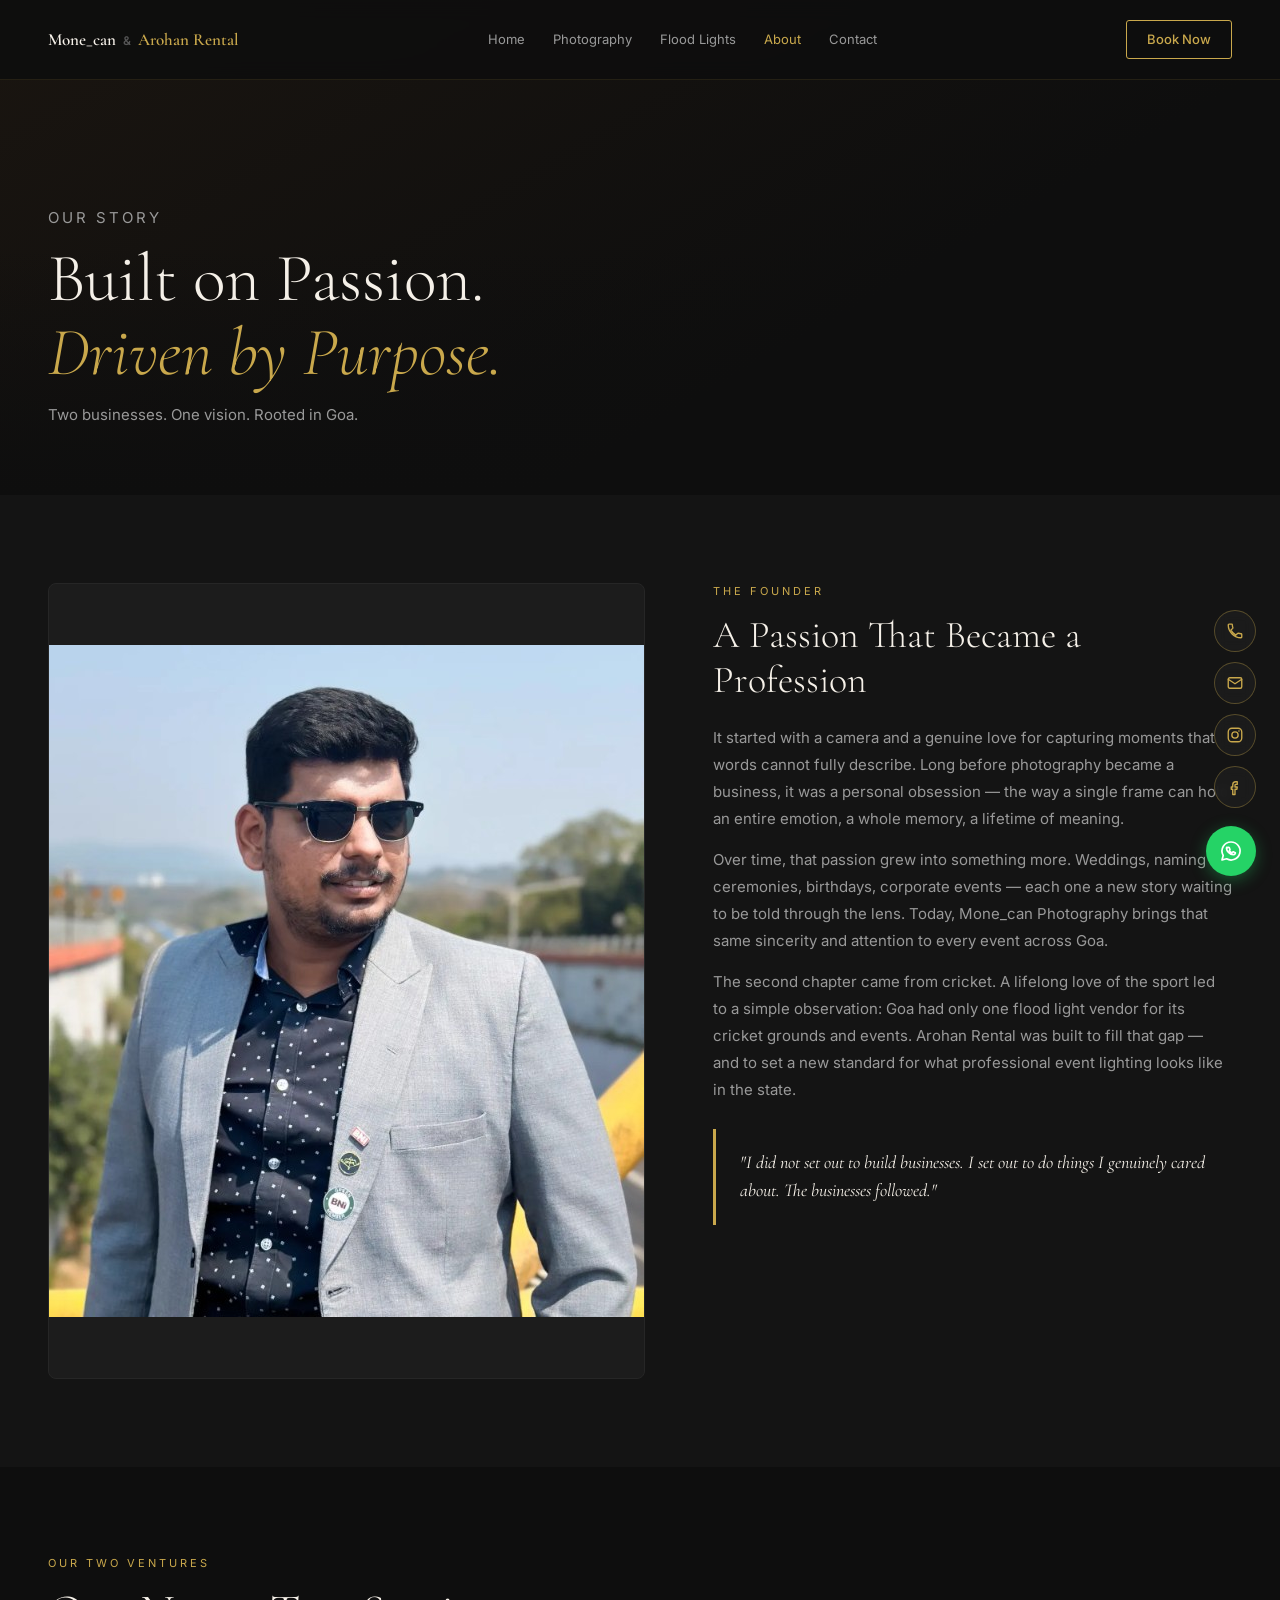
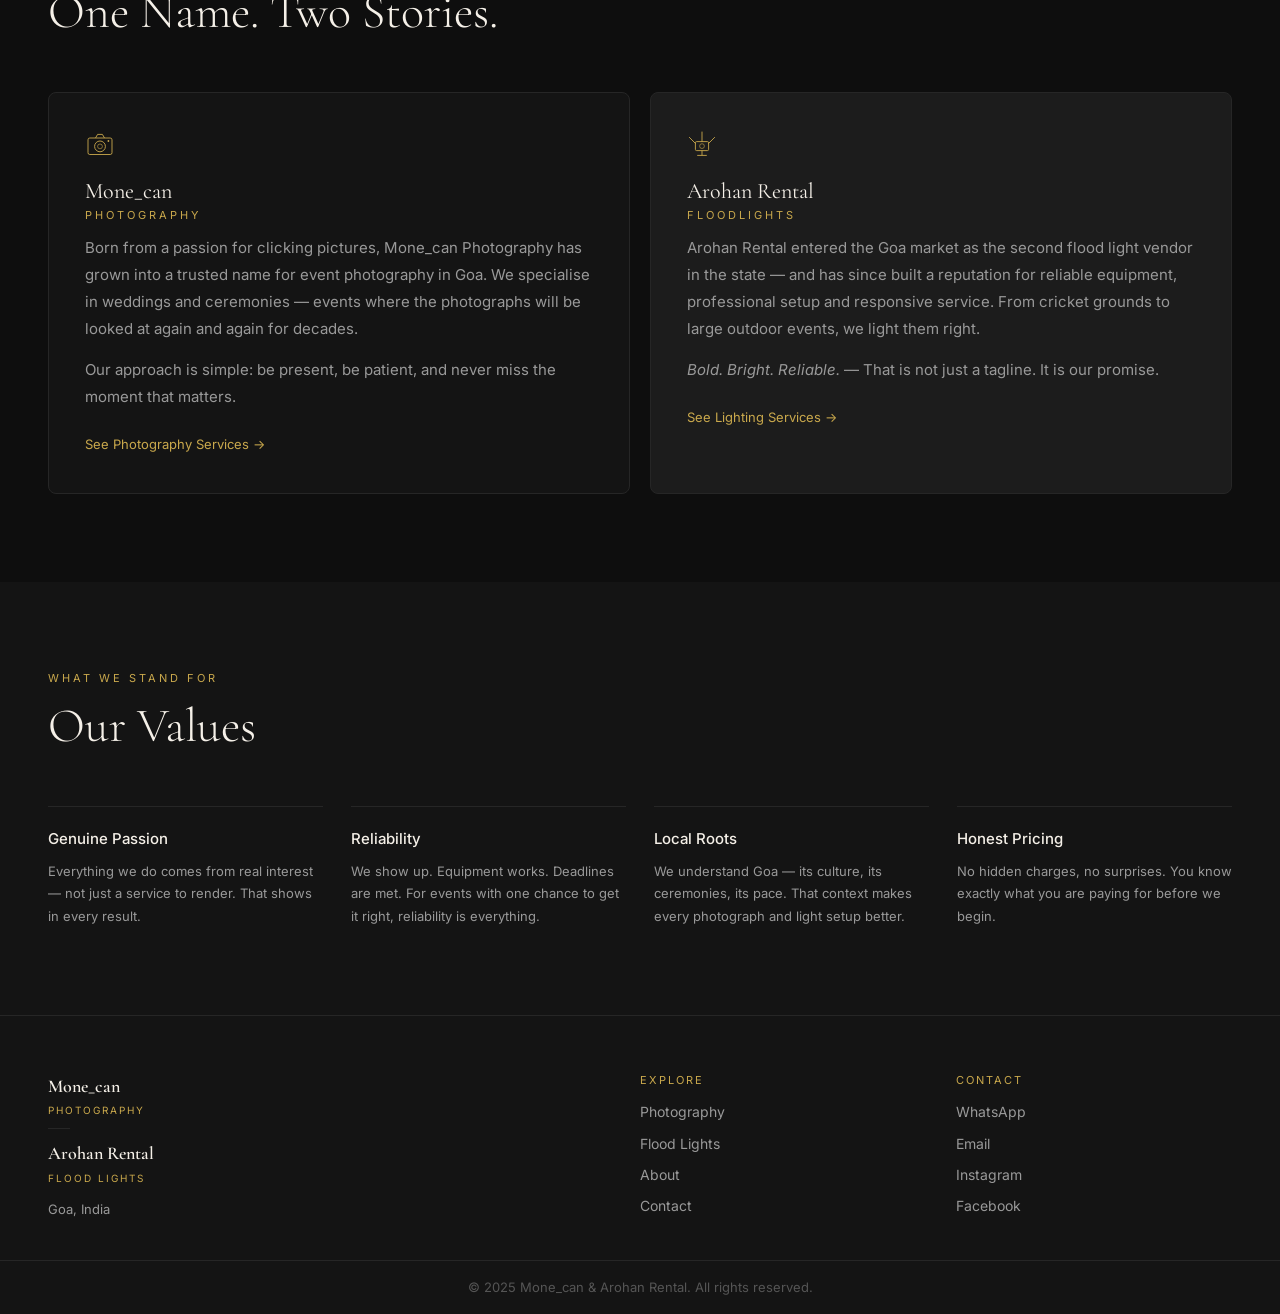
<file: about.html>
<!DOCTYPE html>
<html lang="en">
<head>
  <meta charset="UTF-8">
  <meta name="viewport" content="width=device-width, initial-scale=1.0">
  <title>About | Mone_can & Arohan Rental</title>
  <link rel="stylesheet" href="style.css">
  <link href="https://fonts.googleapis.com/css2?family=Cormorant+Garamond:ital,wght@0,300;0,400;0,600;1,300;1,400&family=Inter:wght@300;400;500;600&display=swap" rel="stylesheet">
</head>
<body>
  <svg style="display:none" aria-hidden="true">
    <symbol id="icon-phone" viewBox="0 0 24 24" fill="none" stroke="currentColor" stroke-width="1.8" stroke-linecap="round" stroke-linejoin="round"><path d="M6.6 10.8c1.4 2.8 3.8 5.1 6.6 6.6l2.2-2.2c.3-.3.7-.4 1-.2 1.1.4 2.3.6 3.6.6.6 0 1 .4 1 1V20c0 .6-.4 1-1 1C10.9 21 3 13.1 3 3.9c0-.6.4-1 1-1h3.5c.6 0 1 .4 1 1 0 1.2.2 2.4.6 3.5.1.4 0 .8-.2 1.1L6.6 10.8z"/></symbol>
    <symbol id="icon-mail" viewBox="0 0 24 24" fill="none" stroke="currentColor" stroke-width="1.8" stroke-linecap="round" stroke-linejoin="round"><rect x="3" y="5" width="18" height="14" rx="2"/><path d="M3 7l9 6 9-6"/></symbol>
    <symbol id="icon-instagram" viewBox="0 0 24 24" fill="none" stroke="currentColor" stroke-width="1.8" stroke-linecap="round" stroke-linejoin="round"><rect x="3" y="3" width="18" height="18" rx="5"/><circle cx="12" cy="12" r="4.2"/><circle cx="17.3" cy="6.6" r="1.1" fill="currentColor" stroke="none"/></symbol>
    <symbol id="icon-facebook" viewBox="0 0 24 24" fill="none" stroke="currentColor" stroke-width="1.8" stroke-linecap="round" stroke-linejoin="round"><path d="M15 8.5h-2c-.6 0-1 .5-1 1V12h3l-.4 3H12v7h-3v-7H7v-3h2V9c0-2.2 1.4-4 4-4h2v3.5z"/></symbol>
    <symbol id="icon-whatsapp" viewBox="0 0 24 24" fill="none" stroke="currentColor" stroke-width="1.7" stroke-linecap="round" stroke-linejoin="round"><path d="M12 3a9 9 0 0 0-7.8 13.5L3 21l4.6-1.2A9 9 0 1 0 12 3z"/><path d="M8.5 8.8c.2-.5.4-.5.7-.5h.5c.2 0 .4 0 .6.4.2.5.6 1.5.6 1.6.1.1.1.3 0 .4-.1.2-.2.3-.3.4-.1.2-.3.3-.1.6.2.4 1 1.5 2.1 2.1.3.2.5.1.6-.1.2-.2.5-.6.7-.8.2-.2.3-.2.5-.1.2.1 1.3.6 1.5.7.2.1.4.2.4.3.1.4 0 .8-.2 1.1-.2.3-1 .8-1.8.8-1.7 0-3.6-1.1-4.8-2.3-1.2-1.2-2-2.6-2-3.9 0-.5.1-.9.3-1.2z"/></symbol>
    <symbol id="icon-camera" viewBox="0 0 100 100"><rect x="10" y="30" width="80" height="55" rx="6" fill="none" stroke="currentColor" stroke-width="3"/><path d="M35 30 L42 18 H58 L65 30" fill="none" stroke="currentColor" stroke-width="3" stroke-linejoin="round"/><circle cx="50" cy="58" r="18" fill="none" stroke="currentColor" stroke-width="3"/><circle cx="50" cy="58" r="8" fill="none" stroke="currentColor" stroke-width="2"/><circle cx="78" cy="40" r="3" fill="currentColor"/></symbol>
    <symbol id="icon-floodlight" viewBox="0 0 100 100"><rect x="28" y="42" width="44" height="30" rx="4" fill="none" stroke="currentColor" stroke-width="3"/><line x1="50" y1="72" x2="50" y2="88" stroke="currentColor" stroke-width="3"/><line x1="34" y1="88" x2="66" y2="88" stroke="currentColor" stroke-width="3"/><path d="M28 48 L8 28 M50 42 L50 10 M72 48 L92 28" stroke="currentColor" stroke-width="3" stroke-linecap="round"/><circle cx="50" cy="57" r="8" fill="none" stroke="currentColor" stroke-width="2"/></symbol>
  </svg>

  <nav id="navbar">
    <a href="index.html" class="nav-logo"><span class="nl-1">Mone_can</span><span class="nl-sep">&amp;</span><span class="nl-2">Arohan Rental</span></a>
    <div class="nav-links">
      <a href="index.html">Home</a><a href="photography.html">Photography</a>
      <a href="floodlights.html">Flood Lights</a><a href="about.html" class="active">About</a><a href="contact.html">Contact</a>
    </div>
    <a href="contact.html" class="nav-cta">Book Now</a>
    <button class="hamburger" onclick="toggleMenu()"><span></span><span></span><span></span></button>
  </nav>
  <div class="mobile-menu" id="mobileMenu">
    <a href="index.html" onclick="toggleMenu()">Home</a><a href="photography.html" onclick="toggleMenu()">Photography</a>
    <a href="floodlights.html" onclick="toggleMenu()">Flood Lights</a><a href="about.html" onclick="toggleMenu()">About</a><a href="contact.html" onclick="toggleMenu()">Contact</a>
  </div>

  <section class="page-hero about-hero">
    <div class="hero-content">
      <p class="eyebrow">Our Story</p>
      <h1>Built on Passion.<br><em>Driven by Purpose.</em></h1>
      <p>Two businesses. One vision. Rooted in Goa.</p>
    </div>
  </section>

  <section class="sec bg-dark">
    <div class="story-grid">
      <div class="story-img-box">
        <div class="story-ph"><img src="images/self.jpg" alt="Founder"></div>
      </div>
      <div class="story-text">
        <p class="label">The Founder</p>
        <h2 class="story-h">A Passion That Became a Profession</h2>
        <p class="body-p">It started with a camera and a genuine love for capturing moments that words cannot fully describe. Long before photography became a business, it was a personal obsession &mdash; the way a single frame can hold an entire emotion, a whole memory, a lifetime of meaning.</p>
        <p class="body-p">Over time, that passion grew into something more. Weddings, naming ceremonies, birthdays, corporate events &mdash; each one a new story waiting to be told through the lens. Today, Mone_can Photography brings that same sincerity and attention to every event across Goa.</p>
        <p class="body-p">The second chapter came from cricket. A lifelong love of the sport led to a simple observation: Goa had only one flood light vendor for its cricket grounds and events. Arohan Rental was built to fill that gap &mdash; and to set a new standard for what professional event lighting looks like in the state.</p>
        <blockquote class="story-quote">"I did not set out to build businesses. I set out to do things I genuinely cared about. The businesses followed."</blockquote>
      </div>
    </div>
  </section>

  <section class="sec bg-black">
    <p class="label">Our Two Ventures</p>
    <h2 class="sec-title">One Name. Two Stories.</h2>
    <div class="ventures-grid">
      <div class="venture-card">
        <div class="v-icon"><svg><use href="#icon-camera"/></svg></div>
        <h3><span class="brand-line1">Mone_can</span><span class="brand-line2">Photography</span></h3>
        <p class="body-p">Born from a passion for clicking pictures, Mone_can Photography has grown into a trusted name for event photography in Goa. We specialise in weddings and ceremonies &mdash; events where the photographs will be looked at again and again for decades.</p>
        <p class="body-p">Our approach is simple: be present, be patient, and never miss the moment that matters.</p>
        <a href="photography.html" class="v-link">See Photography Services &rarr;</a>
      </div>
      <div class="venture-card venture-b">
        <div class="v-icon"><svg><use href="#icon-floodlight"/></svg></div>
        <h3><span class="brand-line1">Arohan Rental</span><span class="brand-line2">Floodlights</span></h3>
        <p class="body-p">Arohan Rental entered the Goa market as the second flood light vendor in the state &mdash; and has since built a reputation for reliable equipment, professional setup and responsive service. From cricket grounds to large outdoor events, we light them right.</p>
        <p class="body-p"><em>Bold. Bright. Reliable.</em> &mdash; That is not just a tagline. It is our promise.</p>
        <a href="floodlights.html" class="v-link">See Lighting Services &rarr;</a>
      </div>
    </div>
  </section>

  <section class="sec bg-dark">
    <p class="label">What We Stand For</p>
    <h2 class="sec-title">Our Values</h2>
    <div class="values-grid">
      <div class="value-card"><h4>Genuine Passion</h4><p>Everything we do comes from real interest &mdash; not just a service to render. That shows in every result.</p></div>
      <div class="value-card"><h4>Reliability</h4><p>We show up. Equipment works. Deadlines are met. For events with one chance to get it right, reliability is everything.</p></div>
      <div class="value-card"><h4>Local Roots</h4><p>We understand Goa &mdash; its culture, its ceremonies, its pace. That context makes every photograph and light setup better.</p></div>
      <div class="value-card"><h4>Honest Pricing</h4><p>No hidden charges, no surprises. You know exactly what you are paying for before we begin.</p></div>
    </div>
  </section>

  <footer>
    <div class="foot-inner">
      <div class="foot-brand">
        <div class="foot-biz">
          <div class="foot-biz-item"><span class="fbl1">Mone_can</span><span class="fbl2">Photography</span></div>
          <div class="foot-sep"></div>
          <div class="foot-biz-item"><span class="fbl1">Arohan Rental</span><span class="fbl2">Flood Lights</span></div>
        </div>
        <p class="foot-loc">Goa, India</p>
      </div>
      <div class="foot-col"><p class="foot-title">Explore</p><a href="photography.html">Photography</a><a href="floodlights.html">Flood Lights</a><a href="about.html">About</a><a href="contact.html">Contact</a></div>
      <div class="foot-col"><p class="foot-title">Contact</p><a href="https://wa.me/919403238698">WhatsApp</a><a href="mailto:avishkarmone@gmail.com">Email</a><a href="https://www.instagram.com/mone_can_associates?igsh=MWljem05aXMyajg4dg==" target="_blank">Instagram</a><a href="https://www.facebook.com/share/1BWk7WVL8D/" target="_blank">Facebook</a></div>
    </div>
    <div class="foot-bottom">&copy; 2025 Mone_can &amp; Arohan Rental. All rights reserved.</div>
  </footer>

  <div class="quick-contact">
    <a href="tel:+919403238698" class="qc-btn" title="Call us"><svg><use href="#icon-phone"/></svg></a>
    <a href="mailto:avishkarmone@gmail.com" class="qc-btn" title="Email us"><svg><use href="#icon-mail"/></svg></a>
    <a href="https://www.instagram.com/mone_can_associates?igsh=MWljem05aXMyajg4dg==" target="_blank" class="qc-btn" title="Instagram"><svg><use href="#icon-instagram"/></svg></a>
    <a href="https://www.facebook.com/share/1BWk7WVL8D/" target="_blank" class="qc-btn" title="Facebook"><svg><use href="#icon-facebook"/></svg></a>
  </div>
  <a href="https://wa.me/919403238698" class="float-wa" target="_blank" title="WhatsApp"><svg><use href="#icon-whatsapp"/></svg></a>
  <script src="script.js"></script>
</body>
</html>
</file>
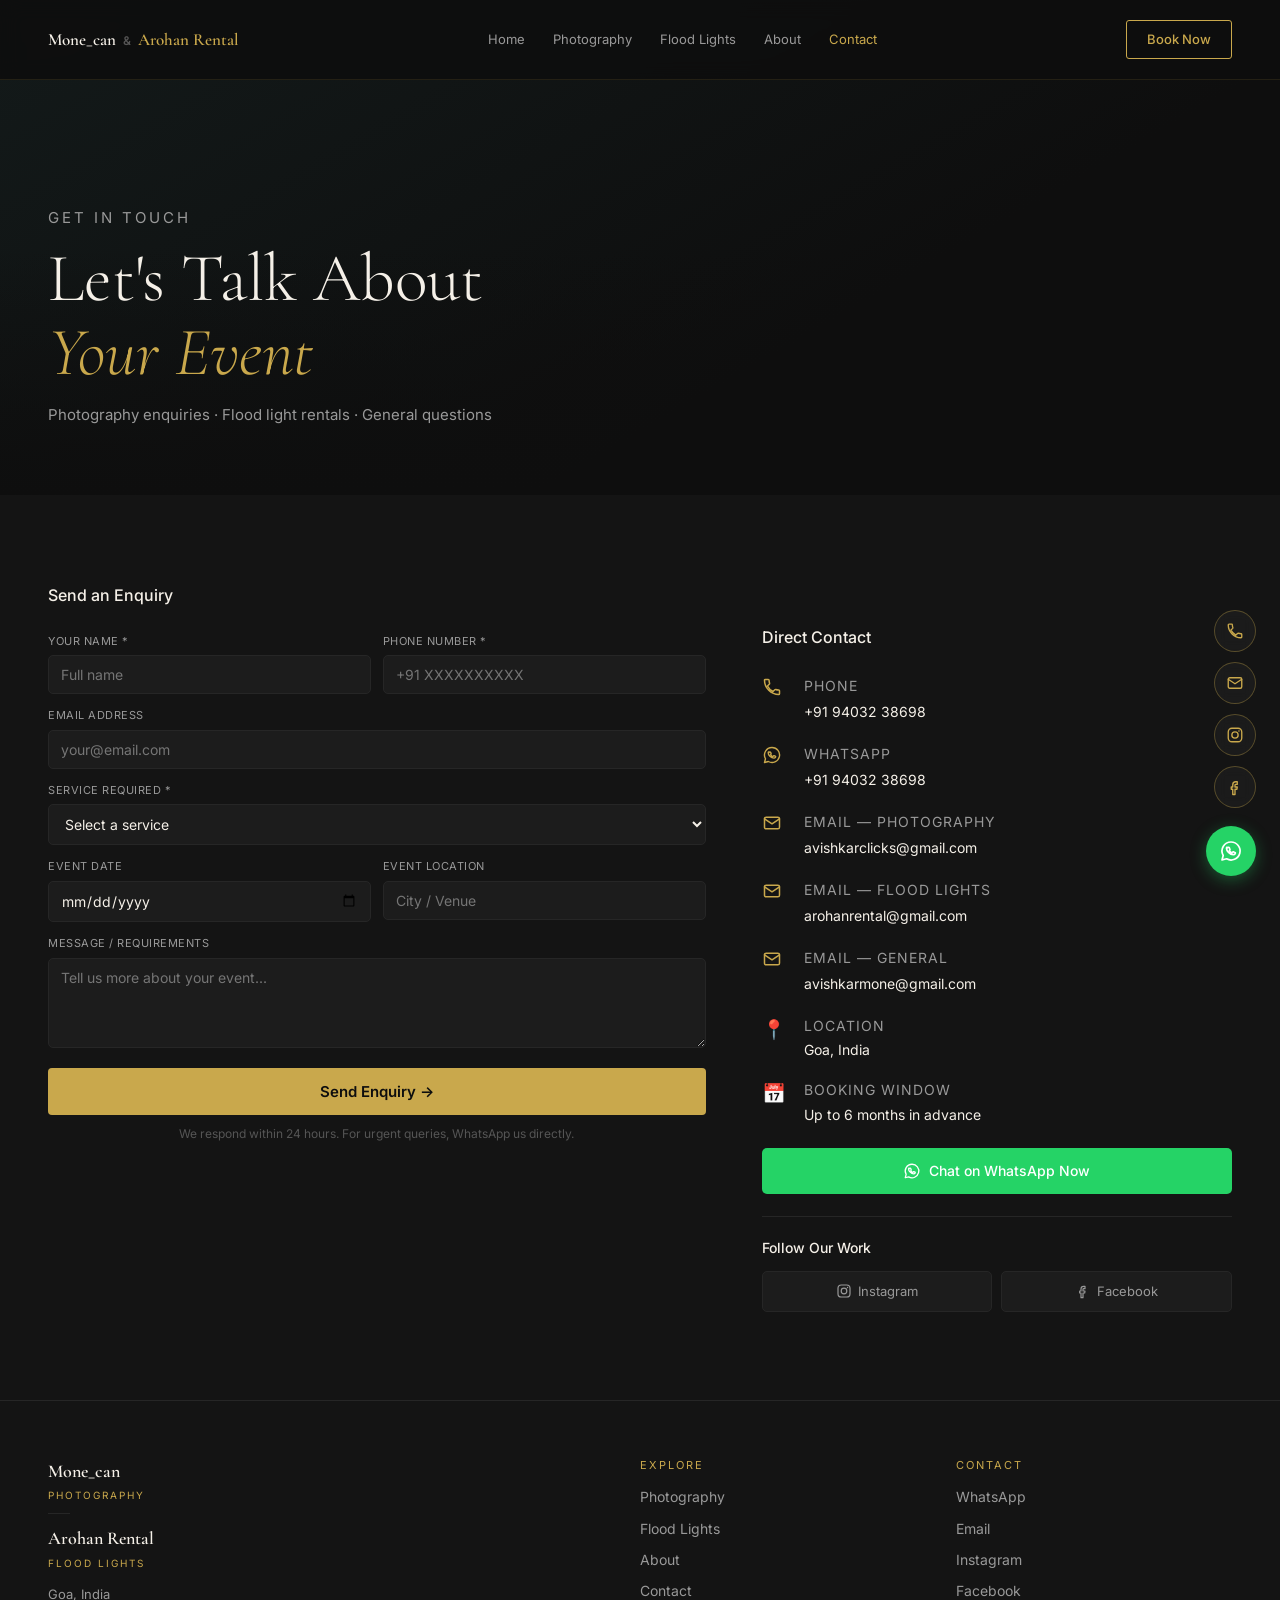
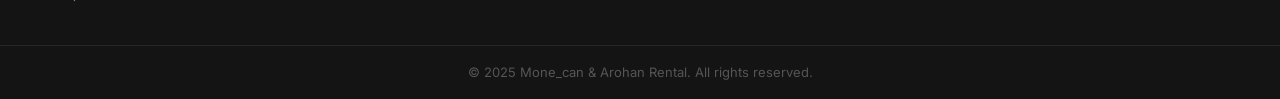
<file: contact.html>
<!DOCTYPE html>
<html lang="en">
<head>
  <meta charset="UTF-8">
  <meta name="viewport" content="width=device-width, initial-scale=1.0">
  <title>Contact | Mone_can & Arohan Rental</title>
  <link rel="stylesheet" href="style.css">
  <link href="https://fonts.googleapis.com/css2?family=Cormorant+Garamond:ital,wght@0,300;0,400;0,600;1,300;1,400&family=Inter:wght@300;400;500;600&display=swap" rel="stylesheet">
</head>
<body>
  <svg style="display:none" aria-hidden="true">
    <symbol id="icon-phone" viewBox="0 0 24 24" fill="none" stroke="currentColor" stroke-width="1.8" stroke-linecap="round" stroke-linejoin="round"><path d="M6.6 10.8c1.4 2.8 3.8 5.1 6.6 6.6l2.2-2.2c.3-.3.7-.4 1-.2 1.1.4 2.3.6 3.6.6.6 0 1 .4 1 1V20c0 .6-.4 1-1 1C10.9 21 3 13.1 3 3.9c0-.6.4-1 1-1h3.5c.6 0 1 .4 1 1 0 1.2.2 2.4.6 3.5.1.4 0 .8-.2 1.1L6.6 10.8z"/></symbol>
    <symbol id="icon-mail" viewBox="0 0 24 24" fill="none" stroke="currentColor" stroke-width="1.8" stroke-linecap="round" stroke-linejoin="round"><rect x="3" y="5" width="18" height="14" rx="2"/><path d="M3 7l9 6 9-6"/></symbol>
    <symbol id="icon-instagram" viewBox="0 0 24 24" fill="none" stroke="currentColor" stroke-width="1.8" stroke-linecap="round" stroke-linejoin="round"><rect x="3" y="3" width="18" height="18" rx="5"/><circle cx="12" cy="12" r="4.2"/><circle cx="17.3" cy="6.6" r="1.1" fill="currentColor" stroke="none"/></symbol>
    <symbol id="icon-facebook" viewBox="0 0 24 24" fill="none" stroke="currentColor" stroke-width="1.8" stroke-linecap="round" stroke-linejoin="round"><path d="M15 8.5h-2c-.6 0-1 .5-1 1V12h3l-.4 3H12v7h-3v-7H7v-3h2V9c0-2.2 1.4-4 4-4h2v3.5z"/></symbol>
    <symbol id="icon-whatsapp" viewBox="0 0 24 24" fill="none" stroke="currentColor" stroke-width="1.7" stroke-linecap="round" stroke-linejoin="round"><path d="M12 3a9 9 0 0 0-7.8 13.5L3 21l4.6-1.2A9 9 0 1 0 12 3z"/><path d="M8.5 8.8c.2-.5.4-.5.7-.5h.5c.2 0 .4 0 .6.4.2.5.6 1.5.6 1.6.1.1.1.3 0 .4-.1.2-.2.3-.3.4-.1.2-.3.3-.1.6.2.4 1 1.5 2.1 2.1.3.2.5.1.6-.1.2-.2.5-.6.7-.8.2-.2.3-.2.5-.1.2.1 1.3.6 1.5.7.2.1.4.2.4.3.1.4 0 .8-.2 1.1-.2.3-1 .8-1.8.8-1.7 0-3.6-1.1-4.8-2.3-1.2-1.2-2-2.6-2-3.9 0-.5.1-.9.3-1.2z"/></symbol>
    <symbol id="icon-camera" viewBox="0 0 100 100"><rect x="10" y="30" width="80" height="55" rx="6" fill="none" stroke="currentColor" stroke-width="3"/><path d="M35 30 L42 18 H58 L65 30" fill="none" stroke="currentColor" stroke-width="3" stroke-linejoin="round"/><circle cx="50" cy="58" r="18" fill="none" stroke="currentColor" stroke-width="3"/><circle cx="50" cy="58" r="8" fill="none" stroke="currentColor" stroke-width="2"/><circle cx="78" cy="40" r="3" fill="currentColor"/></symbol>
    <symbol id="icon-floodlight" viewBox="0 0 100 100"><rect x="28" y="42" width="44" height="30" rx="4" fill="none" stroke="currentColor" stroke-width="3"/><line x1="50" y1="72" x2="50" y2="88" stroke="currentColor" stroke-width="3"/><line x1="34" y1="88" x2="66" y2="88" stroke="currentColor" stroke-width="3"/><path d="M28 48 L8 28 M50 42 L50 10 M72 48 L92 28" stroke="currentColor" stroke-width="3" stroke-linecap="round"/><circle cx="50" cy="57" r="8" fill="none" stroke="currentColor" stroke-width="2"/></symbol>
  </svg>

  <nav id="navbar">
    <a href="index.html" class="nav-logo"><span class="nl-1">Mone_can</span><span class="nl-sep">&amp;</span><span class="nl-2">Arohan Rental</span></a>
    <div class="nav-links">
      <a href="index.html">Home</a><a href="photography.html">Photography</a>
      <a href="floodlights.html">Flood Lights</a><a href="about.html">About</a><a href="contact.html" class="active">Contact</a>
    </div>
    <a href="contact.html" class="nav-cta">Book Now</a>
    <button class="hamburger" onclick="toggleMenu()"><span></span><span></span><span></span></button>
  </nav>
  <div class="mobile-menu" id="mobileMenu">
    <a href="index.html" onclick="toggleMenu()">Home</a><a href="photography.html" onclick="toggleMenu()">Photography</a>
    <a href="floodlights.html" onclick="toggleMenu()">Flood Lights</a><a href="about.html" onclick="toggleMenu()">About</a><a href="contact.html" onclick="toggleMenu()">Contact</a>
  </div>

  <section class="page-hero contact-hero">
    <div class="hero-content">
      <p class="eyebrow">Get in Touch</p>
      <h1>Let's Talk About<br><em>Your Event</em></h1>
      <p>Photography enquiries &middot; Flood light rentals &middot; General questions</p>
    </div>
  </section>

  <section class="sec bg-dark">
    <div class="contact-grid">
      <div class="contact-form-wrap">
        <h3>Send an Enquiry</h3>
        <!-- Go to formspree.io, create a free account, get your form ID and replace FORMSPREE_ID below -->
        <form action="https://formspree.io/f/mqpezjzw" method="POST">
          <div class="form-row">
            <div class="fg"><label>Your Name *</label><input type="text" name="name" placeholder="Full name" required></div>
            <div class="fg"><label>Phone Number *</label><input type="tel" name="phone" placeholder="+91 XXXXXXXXXX" required></div>
          </div>
          <div class="fg"><label>Email Address</label><input type="email" name="email" placeholder="your@email.com"></div>
          <div class="fg">
            <label>Service Required *</label>
            <select name="service" required>
              <option value="">Select a service</option>
              <optgroup label="Photography">
                <option>Wedding Photography</option>
                <option>Baby Naming Ceremony</option>
                <option>Thread / Mundan / Bedding Ceremony</option>
                <option>Birthday Event</option>
                <option>Pre-Wedding Shoot</option>
                <option>Corporate Event</option>
                <option>Other Photography</option>
              </optgroup>
              <optgroup label="Arohan Flood Lights">
                <option>Cricket Ground Lighting</option>
                <option>Stadium / Arena Lighting</option>
                <option>Outdoor Event Lighting</option>
                <option>Other Lighting</option>
              </optgroup>
            </select>
          </div>
          <div class="form-row">
            <div class="fg"><label>Event Date</label><input type="date" name="event_date"></div>
            <div class="fg"><label>Event Location</label><input type="text" name="location" placeholder="City / Venue"></div>
          </div>
          <div class="fg"><label>Message / Requirements</label><textarea name="message" rows="4" placeholder="Tell us more about your event..."></textarea></div>
          <button type="submit" class="submit-btn">Send Enquiry &rarr;</button>
          <p class="form-note">We respond within 24 hours. For urgent queries, WhatsApp us directly.</p>
        </form>
      </div>

      <div class="contact-info-wrap">
        <h3>Direct Contact</h3>
        <div class="c-row"><div class="c-icon"><svg><use href="#icon-phone"/></svg></div><div><p class="c-lbl">Phone</p><a href="tel:+919403238698">+91 94032 38698</a></div></div>
        <div class="c-row"><div class="c-icon"><svg><use href="#icon-whatsapp"/></svg></div><div><p class="c-lbl">WhatsApp</p><a href="https://wa.me/919403238698" target="_blank">+91 94032 38698</a></div></div>
        <div class="c-row"><div class="c-icon"><svg><use href="#icon-mail"/></svg></div><div><p class="c-lbl">Email — Photography</p><a href="mailto:avishkarclicks@gmail.com">avishkarclicks@gmail.com</a></div></div>
        <div class="c-row"><div class="c-icon"><svg><use href="#icon-mail"/></svg></div><div><p class="c-lbl">Email — Flood Lights</p><a href="mailto:arohanrental@gmail.com">arohanrental@gmail.com</a></div></div>
        <div class="c-row"><div class="c-icon"><svg><use href="#icon-mail"/></svg></div><div><p class="c-lbl">Email — General</p><a href="mailto:avishkarmone@gmail.com">avishkarmone@gmail.com</a></div></div>
        <div class="c-row"><div class="c-icon emoji">&#128205;</div><div><p class="c-lbl">Location</p><p>Goa, India</p></div></div>
        <div class="c-row"><div class="c-icon emoji">&#128197;</div><div><p class="c-lbl">Booking Window</p><p>Up to 6 months in advance</p></div></div>
        <a href="https://wa.me/919403238698" class="wa-direct" target="_blank"><svg><use href="#icon-whatsapp"/></svg> Chat on WhatsApp Now</a>
        <div class="c-divider"></div>
        <h4>Follow Our Work</h4>
        <div class="social-row">
          <a href="https://www.instagram.com/mone_can_associates?igsh=MWljem05aXMyajg4dg==" target="_blank" class="soc-btn"><svg><use href="#icon-instagram"/></svg> Instagram</a>
          <a href="https://www.facebook.com/share/1BWk7WVL8D/" target="_blank" class="soc-btn"><svg><use href="#icon-facebook"/></svg> Facebook</a>
        </div>
      </div>
    </div>
  </section>

  <footer>
    <div class="foot-inner">
      <div class="foot-brand">
        <div class="foot-biz">
          <div class="foot-biz-item"><span class="fbl1">Mone_can</span><span class="fbl2">Photography</span></div>
          <div class="foot-sep"></div>
          <div class="foot-biz-item"><span class="fbl1">Arohan Rental</span><span class="fbl2">Flood Lights</span></div>
        </div>
        <p class="foot-loc">Goa, India</p>
      </div>
      <div class="foot-col"><p class="foot-title">Explore</p><a href="photography.html">Photography</a><a href="floodlights.html">Flood Lights</a><a href="about.html">About</a><a href="contact.html">Contact</a></div>
      <div class="foot-col"><p class="foot-title">Contact</p><a href="https://wa.me/919403238698">WhatsApp</a><a href="mailto:avishkarmone@gmail.com">Email</a><a href="https://www.instagram.com/mone_can_associates?igsh=MWljem05aXMyajg4dg==" target="_blank">Instagram</a><a href="https://www.facebook.com/share/1BWk7WVL8D/" target="_blank">Facebook</a></div>
    </div>
    <div class="foot-bottom">&copy; 2025 Mone_can &amp; Arohan Rental. All rights reserved.</div>
  </footer>

  <div class="quick-contact">
    <a href="tel:+919403238698" class="qc-btn" title="Call us"><svg><use href="#icon-phone"/></svg></a>
    <a href="mailto:avishkarmone@gmail.com" class="qc-btn" title="Email us"><svg><use href="#icon-mail"/></svg></a>
    <a href="https://www.instagram.com/mone_can_associates?igsh=MWljem05aXMyajg4dg==" target="_blank" class="qc-btn" title="Instagram"><svg><use href="#icon-instagram"/></svg></a>
    <a href="https://www.facebook.com/share/1BWk7WVL8D/" target="_blank" class="qc-btn" title="Facebook"><svg><use href="#icon-facebook"/></svg></a>
  </div>
  <a href="https://wa.me/919403238698" class="float-wa" target="_blank" title="WhatsApp"><svg><use href="#icon-whatsapp"/></svg></a>
  <script src="script.js"></script>
</body>
</html>
</file>
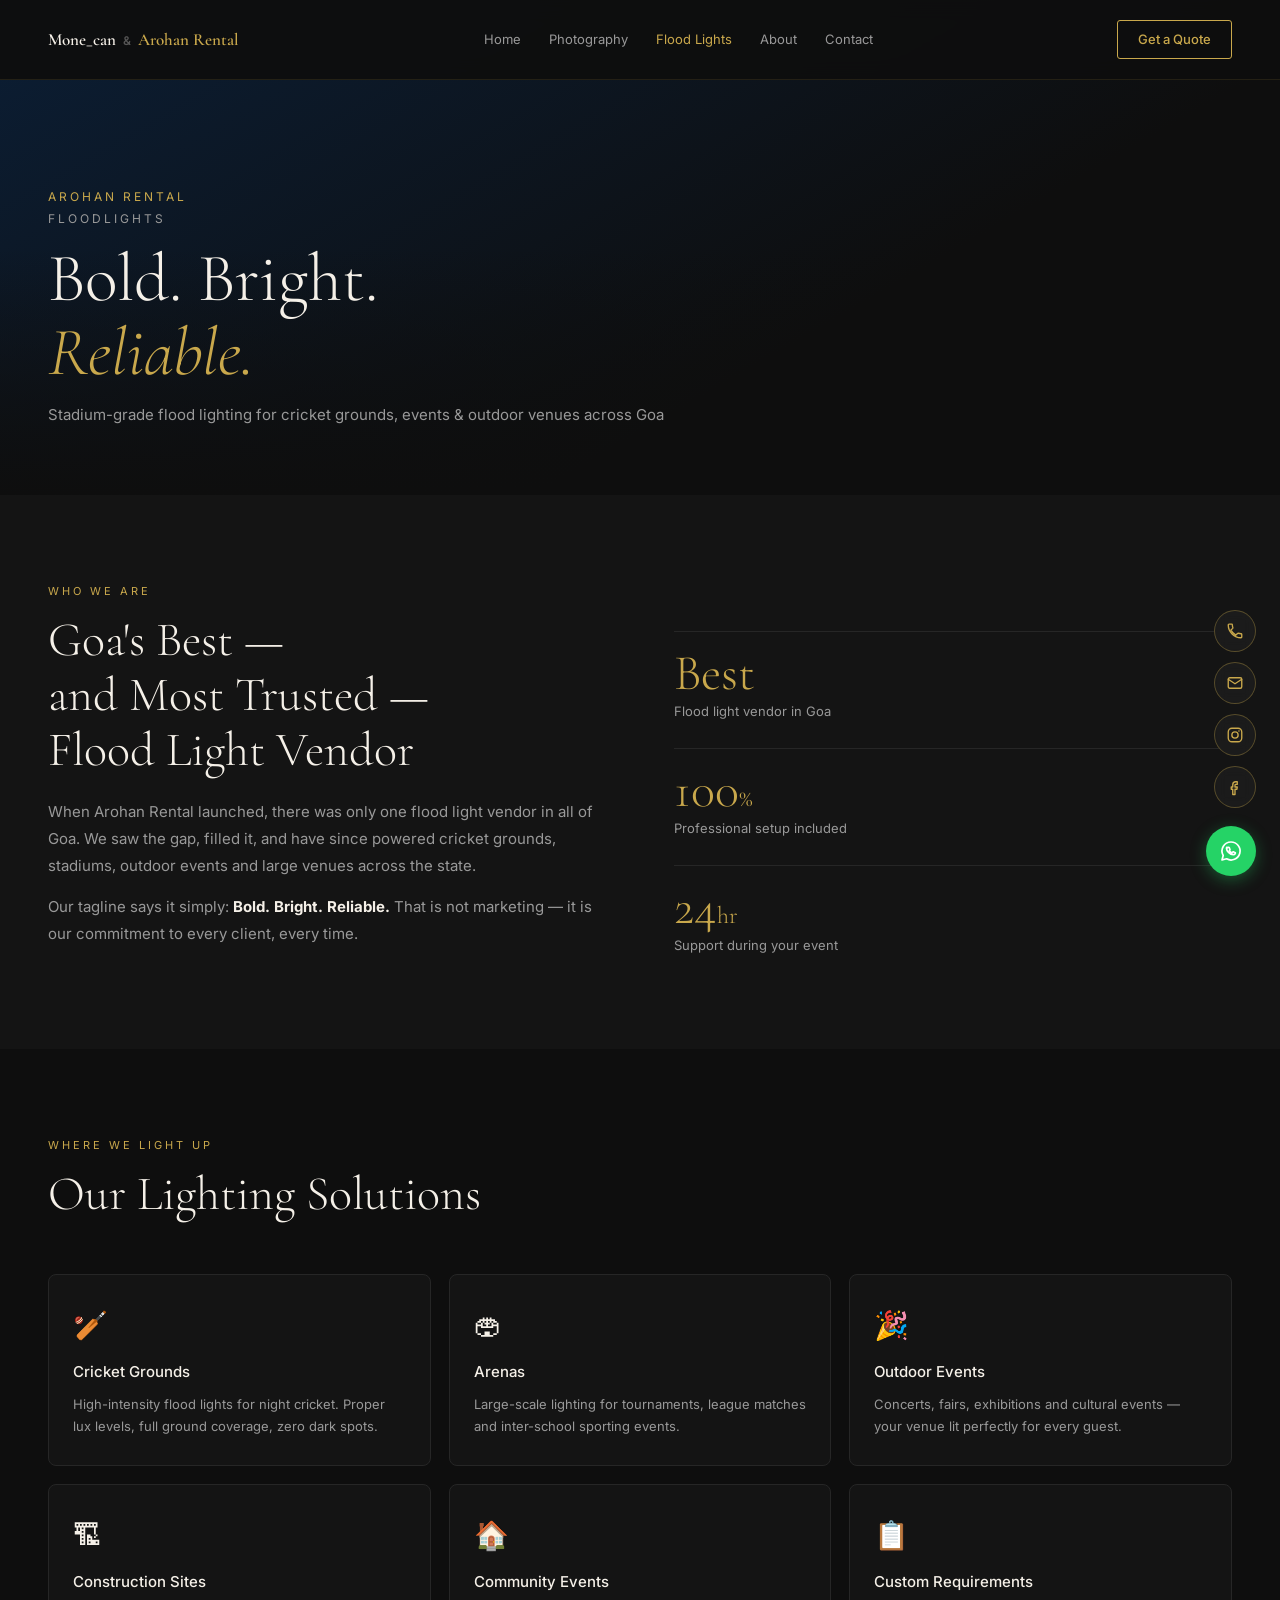
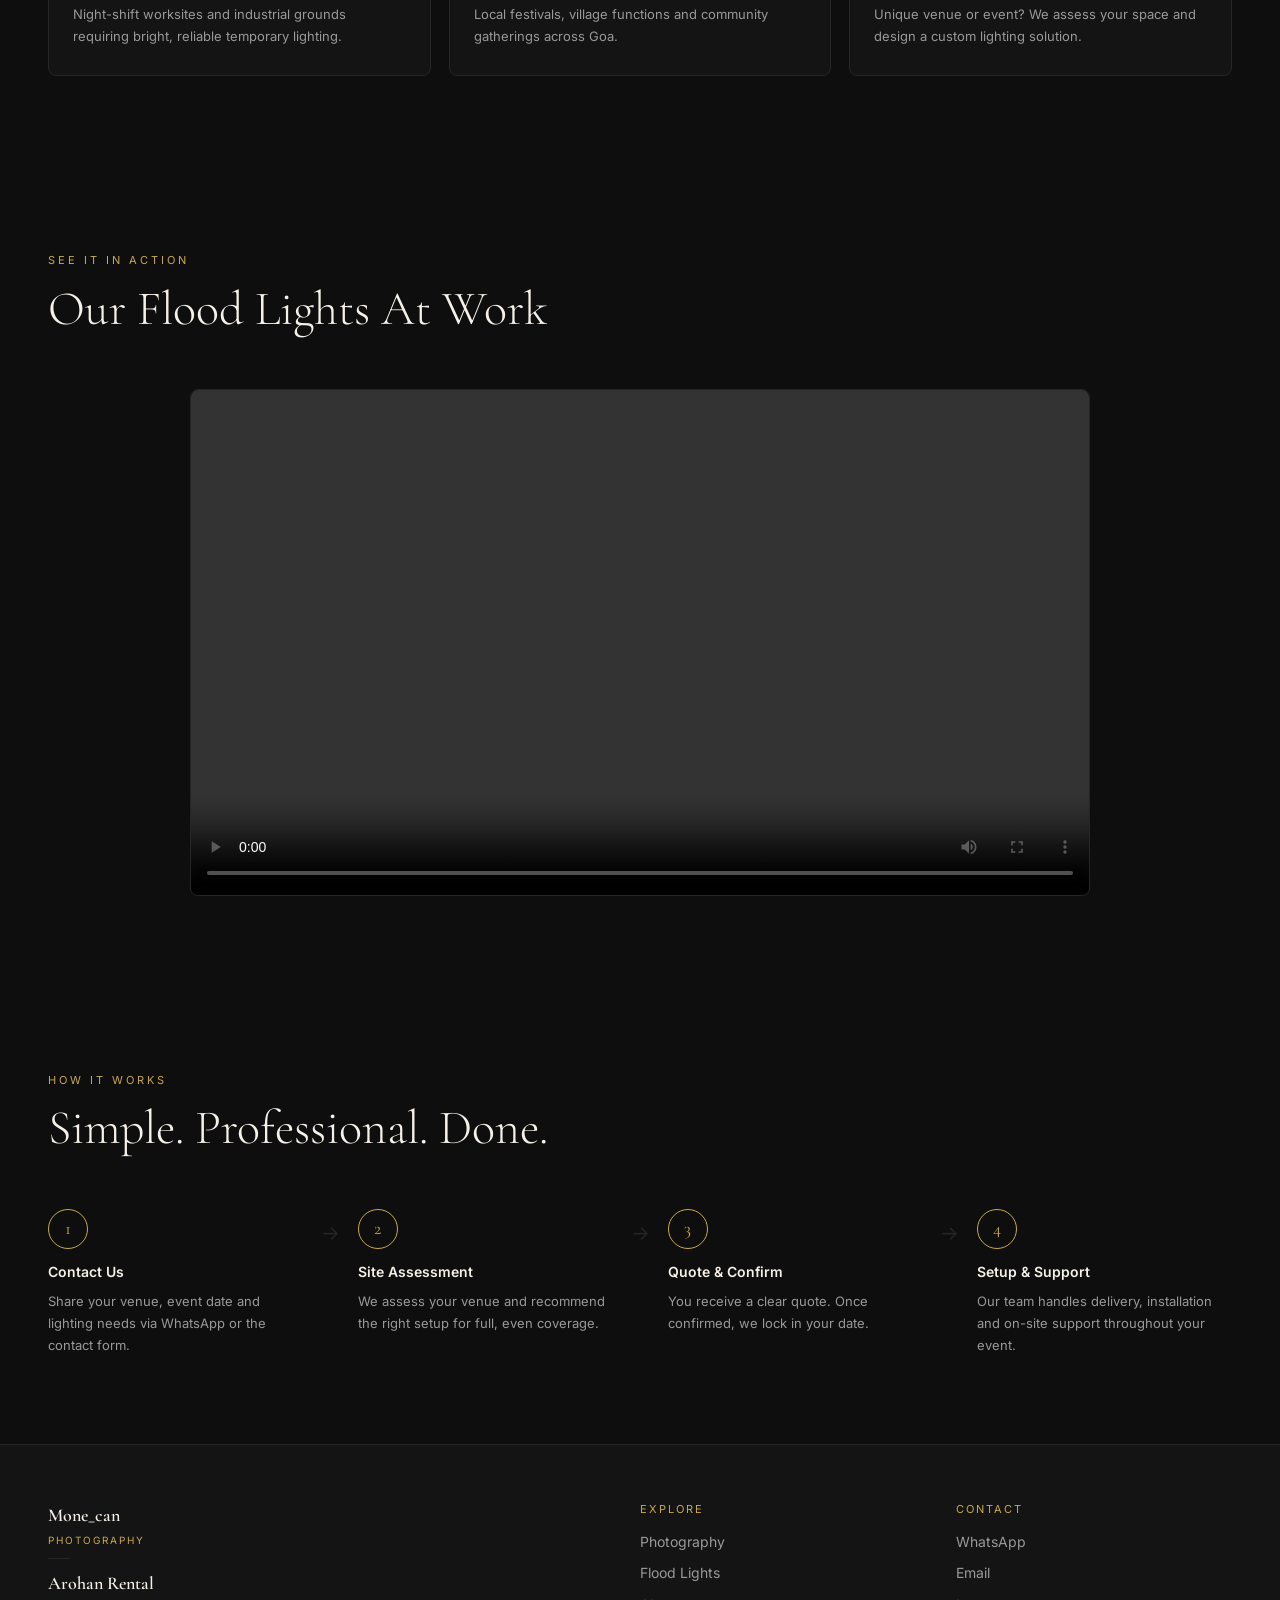
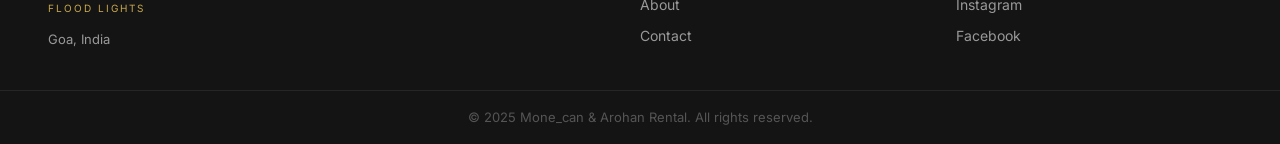
<file: floodlights.html>
<!DOCTYPE html>
<html lang="en">
<head>
  <meta charset="UTF-8">
  <meta name="viewport" content="width=device-width, initial-scale=1.0">
  <title>Arohan Rental Flood Lights | Mone_can & Arohan Rental</title>
  <meta name="description" content="Arohan Rental — Flood light rental Goa. Cricket ground lighting, stadium lights, outdoor event lighting across Goa. Bold. Bright. Reliable. Call +91 9403238698.">
  <meta name="keywords" content="flood lights Goa, cricket ground lighting Goa, stadium lights rental Goa, outdoor event lighting Goa, Arohan Rental">
  <link rel="canonical" href="https://monecan.in/floodlights.html">
  <link rel="stylesheet" href="style.css">
  <link href="https://fonts.googleapis.com/css2?family=Cormorant+Garamond:ital,wght@0,300;0,400;0,600;1,300;1,400&family=Inter:wght@300;400;500;600&display=swap" rel="stylesheet">
</head>
<body>
  <svg style="display:none" aria-hidden="true">
    <symbol id="icon-phone" viewBox="0 0 24 24" fill="none" stroke="currentColor" stroke-width="1.8" stroke-linecap="round" stroke-linejoin="round"><path d="M6.6 10.8c1.4 2.8 3.8 5.1 6.6 6.6l2.2-2.2c.3-.3.7-.4 1-.2 1.1.4 2.3.6 3.6.6.6 0 1 .4 1 1V20c0 .6-.4 1-1 1C10.9 21 3 13.1 3 3.9c0-.6.4-1 1-1h3.5c.6 0 1 .4 1 1 0 1.2.2 2.4.6 3.5.1.4 0 .8-.2 1.1L6.6 10.8z"/></symbol>
    <symbol id="icon-mail" viewBox="0 0 24 24" fill="none" stroke="currentColor" stroke-width="1.8" stroke-linecap="round" stroke-linejoin="round"><rect x="3" y="5" width="18" height="14" rx="2"/><path d="M3 7l9 6 9-6"/></symbol>
    <symbol id="icon-instagram" viewBox="0 0 24 24" fill="none" stroke="currentColor" stroke-width="1.8" stroke-linecap="round" stroke-linejoin="round"><rect x="3" y="3" width="18" height="18" rx="5"/><circle cx="12" cy="12" r="4.2"/><circle cx="17.3" cy="6.6" r="1.1" fill="currentColor" stroke="none"/></symbol>
    <symbol id="icon-facebook" viewBox="0 0 24 24" fill="none" stroke="currentColor" stroke-width="1.8" stroke-linecap="round" stroke-linejoin="round"><path d="M15 8.5h-2c-.6 0-1 .5-1 1V12h3l-.4 3H12v7h-3v-7H7v-3h2V9c0-2.2 1.4-4 4-4h2v3.5z"/></symbol>
    <symbol id="icon-whatsapp" viewBox="0 0 24 24" fill="none" stroke="currentColor" stroke-width="1.7" stroke-linecap="round" stroke-linejoin="round"><path d="M12 3a9 9 0 0 0-7.8 13.5L3 21l4.6-1.2A9 9 0 1 0 12 3z"/><path d="M8.5 8.8c.2-.5.4-.5.7-.5h.5c.2 0 .4 0 .6.4.2.5.6 1.5.6 1.6.1.1.1.3 0 .4-.1.2-.2.3-.3.4-.1.2-.3.3-.1.6.2.4 1 1.5 2.1 2.1.3.2.5.1.6-.1.2-.2.5-.6.7-.8.2-.2.3-.2.5-.1.2.1 1.3.6 1.5.7.2.1.4.2.4.3.1.4 0 .8-.2 1.1-.2.3-1 .8-1.8.8-1.7 0-3.6-1.1-4.8-2.3-1.2-1.2-2-2.6-2-3.9 0-.5.1-.9.3-1.2z"/></symbol>
    <symbol id="icon-camera" viewBox="0 0 100 100"><rect x="10" y="30" width="80" height="55" rx="6" fill="none" stroke="currentColor" stroke-width="3"/><path d="M35 30 L42 18 H58 L65 30" fill="none" stroke="currentColor" stroke-width="3" stroke-linejoin="round"/><circle cx="50" cy="58" r="18" fill="none" stroke="currentColor" stroke-width="3"/><circle cx="50" cy="58" r="8" fill="none" stroke="currentColor" stroke-width="2"/><circle cx="78" cy="40" r="3" fill="currentColor"/></symbol>
    <symbol id="icon-floodlight" viewBox="0 0 100 100"><rect x="28" y="42" width="44" height="30" rx="4" fill="none" stroke="currentColor" stroke-width="3"/><line x1="50" y1="72" x2="50" y2="88" stroke="currentColor" stroke-width="3"/><line x1="34" y1="88" x2="66" y2="88" stroke="currentColor" stroke-width="3"/><path d="M28 48 L8 28 M50 42 L50 10 M72 48 L92 28" stroke="currentColor" stroke-width="3" stroke-linecap="round"/><circle cx="50" cy="57" r="8" fill="none" stroke="currentColor" stroke-width="2"/></symbol>
  </svg>

  <nav id="navbar">
    <a href="index.html" class="nav-logo"><span class="nl-1">Mone_can</span><span class="nl-sep">&amp;</span><span class="nl-2">Arohan Rental</span></a>
    <div class="nav-links">
      <a href="index.html">Home</a><a href="photography.html">Photography</a>
      <a href="floodlights.html" class="active">Flood Lights</a><a href="about.html">About</a><a href="contact.html">Contact</a>
    </div>
    <a href="contact.html" class="nav-cta">Get a Quote</a>
    <button class="hamburger" onclick="toggleMenu()"><span></span><span></span><span></span></button>
  </nav>
  <div class="mobile-menu" id="mobileMenu">
    <a href="index.html" onclick="toggleMenu()">Home</a><a href="photography.html" onclick="toggleMenu()">Photography</a>
    <a href="floodlights.html" onclick="toggleMenu()">Flood Lights</a><a href="about.html" onclick="toggleMenu()">About</a><a href="contact.html" onclick="toggleMenu()">Contact</a>
  </div>

  <section class="page-hero lights-hero">
    <div class="hero-content">
      <div class="brand-stack"><span class="brand-line1">Arohan Rental</span><span class="brand-line2">Floodlights</span></div>
      <h1>Bold. Bright.<br><em>Reliable.</em></h1>
      <p>Stadium-grade flood lighting for cricket grounds, events &amp; outdoor venues across Goa</p>
    </div>
  </section>

  <section class="sec bg-dark">
    <div class="arohan-grid">
      <div>
        <p class="label">Who We Are</p>
        <h2 class="sec-title" style="margin-bottom:20px">Goa's Best &mdash;<br>and Most Trusted &mdash;<br>Flood Light Vendor</h2>
        <p class="body-p">When Arohan Rental launched, there was only one flood light vendor in all of Goa. We saw the gap, filled it, and have since powered cricket grounds, stadiums, outdoor events and large venues across the state.</p>
        <p class="body-p">Our tagline says it simply: <strong>Bold. Bright. Reliable.</strong> That is not marketing &mdash; it is our commitment to every client, every time.</p>
      </div>
      <div class="stat-col">
        <div class="stat-block"><div class="stat-n">Best</span></div><p class="stat-lbl">Flood light vendor in Goa</p></div>
        <div class="stat-block"><div class="stat-n">100<span>%</span></div><p class="stat-lbl">Professional setup included</p></div>
        <div class="stat-block"><div class="stat-n">24<span>hr</span></div><p class="stat-lbl">Support during your event</p></div>
      </div>
    </div>
  </section>

  <section class="sec bg-black">
    <p class="label">Where We Light Up</p>
    <h2 class="sec-title">Our Lighting Solutions</h2>
    <div class="uc-grid">
      <div class="uc-card"><div class="uc-icon">&#127951;</div><h4>Cricket Grounds</h4><p>High-intensity flood lights for night cricket. Proper lux levels, full ground coverage, zero dark spots.</p></div>
      <div class="uc-card"><div class="uc-icon">&#127967;</div><h4>Arenas</h4><p>Large-scale lighting for tournaments, league matches and inter-school sporting events.</p></div>
      <div class="uc-card"><div class="uc-icon">&#127881;</div><h4>Outdoor Events</h4><p>Concerts, fairs, exhibitions and cultural events &mdash; your venue lit perfectly for every guest.</p></div>
      <div class="uc-card"><div class="uc-icon">&#127959;</div><h4>Construction Sites</h4><p>Night-shift worksites and industrial grounds requiring bright, reliable temporary lighting.</p></div>
      <div class="uc-card"><div class="uc-icon">&#127968;</div><h4>Community Events</h4><p>Local festivals, village functions and community gatherings across Goa.</p></div>
      <div class="uc-card"><div class="uc-icon">&#128203;</div><h4>Custom Requirements</h4><p>Unique venue or event? We assess your space and design a custom lighting solution.</p></div>
    </div>
  </section>

  <section class="sec bg-black">
    <p class="label">See It In Action</p>
    <h2 class="sec-title">Our Flood Lights At Work</h2>
    <div class="video-wrap">
      <video controls>
        <source src="videos/floodlight-video.mp4" type="video/mp4">
        Your browser does not support the video tag.
      </video>
    </div>
  </section>

  <section class="sec bg-black">
    <p class="label">How It Works</p>
    <h2 class="sec-title">Simple. Professional. Done.</h2>
    <div class="process-row">
      <div class="process-step"><div class="step-n">1</div><h4>Contact Us</h4><p>Share your venue, event date and lighting needs via WhatsApp or the contact form.</p></div>
      <div class="process-arrow">&rarr;</div>
      <div class="process-step"><div class="step-n">2</div><h4>Site Assessment</h4><p>We assess your venue and recommend the right setup for full, even coverage.</p></div>
      <div class="process-arrow">&rarr;</div>
      <div class="process-step"><div class="step-n">3</div><h4>Quote &amp; Confirm</h4><p>You receive a clear quote. Once confirmed, we lock in your date.</p></div>
      <div class="process-arrow">&rarr;</div>
      <div class="process-step"><div class="step-n">4</div><h4>Setup &amp; Support</h4><p>Our team handles delivery, installation and on-site support throughout your event.</p></div>
    </div>
  </section>

  <footer>
    <div class="foot-inner">
      <div class="foot-brand">
        <div class="foot-biz">
          <div class="foot-biz-item"><span class="fbl1">Mone_can</span><span class="fbl2">Photography</span></div>
          <div class="foot-sep"></div>
          <div class="foot-biz-item"><span class="fbl1">Arohan Rental</span><span class="fbl2">Flood Lights</span></div>
        </div>
        <p class="foot-loc">Goa, India</p>
      </div>
      <div class="foot-col"><p class="foot-title">Explore</p><a href="photography.html">Photography</a><a href="floodlights.html">Flood Lights</a><a href="about.html">About</a><a href="contact.html">Contact</a></div>
      <div class="foot-col"><p class="foot-title">Contact</p><a href="https://wa.me/919403238698">WhatsApp</a><a href="mailto:arohanrental@gmail.com">Email</a><a href="https://www.instagram.com/mone_can_associates?igsh=MWljem05aXMyajg4dg==" target="_blank">Instagram</a><a href="https://www.facebook.com/share/1BWk7WVL8D/" target="_blank">Facebook</a></div>
    </div>
    <div class="foot-bottom">&copy; 2025 Mone_can &amp; Arohan Rental. All rights reserved.</div>
  </footer>

  <div class="quick-contact">
    <a href="tel:+919403238698" class="qc-btn" title="Call us"><svg><use href="#icon-phone"/></svg></a>
    <a href="mailto:arohanrental@gmail.com" class="qc-btn" title="Email us"><svg><use href="#icon-mail"/></svg></a>
    <a href="https://www.instagram.com/mone_can_associates?igsh=MWljem05aXMyajg4dg==" target="_blank" class="qc-btn" title="Instagram"><svg><use href="#icon-instagram"/></svg></a>
    <a href="https://www.facebook.com/share/1BWk7WVL8D/" target="_blank" class="qc-btn" title="Facebook"><svg><use href="#icon-facebook"/></svg></a>
  </div>
  <a href="https://wa.me/919403238698" class="float-wa" target="_blank" title="WhatsApp"><svg><use href="#icon-whatsapp"/></svg></a>
  <script src="script.js"></script>
</body>
</html>
</file>
<file: style.css>
/* MONE_CAN — Full Stylesheet */
*,*::before,*::after{margin:0;padding:0;box-sizing:border-box}
:root{
  --black:#0E0E0E;--dark:#141414;--dark2:#1C1C1C;--dark3:#262626;
  --gold:#C9A84C;--gold2:#A07830;--gold-lt:#FDF4DC;
  --white:#F5F0E8;--gray:#999;--gray2:#555;--green:#25D366;
  --dp:'Cormorant Garamond',Georgia,serif;--bd:'Inter',Arial,sans-serif;
  --ease:0.3s ease;--r:8px;
}
html{scroll-behavior:smooth}
body{font-family:var(--bd);background:var(--black);color:var(--white);line-height:1.6}
a{text-decoration:none;color:inherit}
ul{list-style:none}
strong{color:var(--white)}

/* NAV */
#navbar{position:fixed;top:0;left:0;right:0;z-index:100;display:flex;align-items:center;justify-content:space-between;padding:20px 48px;background:rgba(14,14,14,0.95);backdrop-filter:blur(10px);border-bottom:1px solid rgba(201,168,76,0.12);transition:padding var(--ease)}
#navbar.scrolled{padding:12px 48px}
.nav-logo{display:flex;align-items:baseline;gap:7px;font-family:var(--dp);font-size:17px;font-weight:600;white-space:nowrap}
.nav-logo .nl-1{color:var(--white)}
.nav-logo .nl-2{color:var(--gold)}
.nav-logo .nl-sep{color:var(--gray2);font-size:12px;font-family:var(--bd)}
.nav-links{display:flex;gap:28px}
.nav-links a{font-size:13px;color:var(--gray);transition:color var(--ease)}
.nav-links a:hover,.nav-links a.active{color:var(--gold)}
.nav-cta{font-size:13px;font-weight:500;padding:8px 20px;border:1px solid var(--gold);color:var(--gold);border-radius:3px;transition:all var(--ease)}
.nav-cta:hover{background:var(--gold);color:var(--black)}
.hamburger{display:none;flex-direction:column;gap:5px;cursor:pointer;background:none;border:none}
.hamburger span{display:block;width:22px;height:1.5px;background:var(--white)}
.mobile-menu{display:none;position:fixed;top:62px;left:0;right:0;background:var(--dark);z-index:99;padding:20px 48px;border-bottom:1px solid var(--dark3);flex-direction:column;gap:16px}
.mobile-menu.open{display:flex}
.mobile-menu a{font-size:15px;color:var(--gray)}
.mobile-menu a:hover{color:var(--gold)}

/* SPLIT HERO */
.split-hero{height:100vh;display:flex;position:relative;overflow:hidden}
.split-side{flex:1;display:flex;align-items:flex-end;padding:80px 56px;position:relative;overflow:hidden;transition:flex 0.5s ease}
.split-left{background:linear-gradient(145deg,#1e1508 0%,#0E0E0E 65%)}
.split-right{background:linear-gradient(215deg,#0b1e35 0%,#0E0E0E 65%)}
.split-side:hover{flex:1.2}
.split-overlay{position:absolute;inset:0;background:linear-gradient(to top,rgba(0,0,0,0.85) 0%,transparent 55%);pointer-events:none;z-index:1}
.split-watermark{position:absolute;top:-30px;right:-30px;width:300px;height:300px;color:var(--gold);opacity:0.07;pointer-events:none;z-index:0}
.split-right .split-watermark{right:auto;left:-30px}
.split-watermark svg{width:100%;height:100%}
.split-center{width:1px;background:linear-gradient(to bottom,transparent,var(--gold),transparent);position:relative;flex-shrink:0}
.split-center::after{content:'';position:absolute;top:50%;left:50%;transform:translate(-50%,-50%);width:10px;height:10px;border-radius:50%;background:var(--gold);box-shadow:0 0 14px rgba(201,168,76,0.65)}
.split-content{position:relative;z-index:2}
.eyebrow{font-size:11px;letter-spacing:3px;text-transform:uppercase;color:var(--gold);margin-bottom:12px}
.split-content h2{font-family:var(--dp);font-size:clamp(32px,3.5vw,50px);font-weight:300;line-height:1.1;margin-bottom:12px}
.split-content h2 em{color:var(--gold);font-style:italic}
.split-desc{color:var(--gray);font-size:14px;margin-bottom:20px}
.split-cta{font-size:13px;color:var(--gold);border-bottom:1px solid rgba(201,168,76,0.3);padding-bottom:2px}

/* SPLIT HERO — v2 (index2 layout: graphic watermark + logo row + tagline) */
.split-ov{position:absolute;inset:0;background:linear-gradient(to top,rgba(0,0,0,0.85) 0%,transparent 55%);pointer-events:none;z-index:1}
.split-gfx{position:absolute;inset:0;width:100%;height:100%;pointer-events:none;z-index:0;overflow:hidden}
.split-bg-img{width:100%;height:100%;object-fit:cover;opacity:0.40;filter:grayscale(30%) brightness(0.7);transition:opacity 0.5s ease}
.split-side:hover .split-bg-img{opacity:0.22}
.split-div{width:1px;background:linear-gradient(to bottom,transparent,var(--gold),transparent);position:relative;flex-shrink:0}
.split-div::after{content:'';position:absolute;top:50%;left:50%;transform:translate(-50%,-50%);width:10px;height:10px;border-radius:50%;background:var(--gold);box-shadow:0 0 14px rgba(201,168,76,0.65)}
.split-stack{position:relative;z-index:2}
.split-biz{display:flex;align-items:center;justify-content:flex-start;gap:14px;margin-bottom:18px}
.biz-name-block{display:flex;flex-direction:column}
.biz-name-block .bn1{font-family:var(--dp);font-size:21px;font-weight:600;color:var(--white)}
.biz-name-block .bn2{font-size:11px;letter-spacing:3px;text-transform:uppercase;color:var(--gold);margin-top:2px}
.logo-ring{width:46px;height:46px;flex-shrink:0;border-radius:50%;border:1px solid rgba(201,168,76,0.4);background:rgba(201,168,76,0.06);display:flex;align-items:center;justify-content:center;overflow:hidden}
.logo-ring img{width:100%;height:100%;object-fit:cover;border-radius:50%}
.logo-ph{font-size:8px;color:var(--gray2);text-align:center;line-height:1.2}
.split-tag{font-family:var(--dp);font-size:clamp(19px,1.8vw,24px);font-weight:400;font-style:italic;color:var(--white);margin-bottom:8px}

/* BRAND ROW (name + parallel logo, used in split-hero) */
.brand-row{display:flex;align-items:center;justify-content:space-between;gap:16px;margin-bottom:22px}
.brand-text{display:flex;flex-direction:column}
.brand-text .brand-line1{font-family:var(--dp);font-size:21px;font-weight:600;color:var(--white)}
.brand-text .brand-line2{font-size:11px;letter-spacing:3px;text-transform:uppercase;color:var(--gold);margin-top:2px}
.brand-logo{width:46px;height:46px;flex-shrink:0;color:var(--gold);border:1px solid rgba(201,168,76,0.4);border-radius:50%;padding:10px;background:rgba(201,168,76,0.06)}
.brand-logo svg{width:100%;height:100%}

/* BIZ CARDS */
.biz-cards{display:grid;grid-template-columns:1fr 1fr}
.biz-card{display:block;padding:60px 56px;border-top:1px solid var(--dark3);background:var(--dark);transition:background var(--ease)}
.biz-card-b{background:var(--dark2);border-left:1px solid var(--dark3)}
.biz-card:hover{background:var(--dark3)}
.biz-icon{margin-bottom:16px}
.biz-icon svg{width:32px;height:32px;color:var(--gold)}
.biz-card h3{font-family:var(--dp);font-weight:400;margin-bottom:12px;display:flex;flex-direction:column;line-height:1.2}
.biz-card h3 .brand-line1{font-size:28px}
.biz-card h3 .brand-line2{font-size:12px;letter-spacing:3px;text-transform:uppercase;color:var(--gold);font-family:var(--bd);margin-top:4px}
.biz-card p{color:var(--gray);font-size:15px;line-height:1.7;margin-bottom:20px}
.biz-arrow{font-size:13px;color:var(--gold)}

/* WHY */
.why-sec{padding:100px 48px;background:var(--black)}
.label{font-size:11px;letter-spacing:3px;text-transform:uppercase;color:var(--gold);margin-bottom:12px}
.sec-title{font-family:var(--dp);font-size:clamp(28px,4vw,48px);font-weight:300;line-height:1.15;margin-bottom:52px}
.sec-sub{color:var(--gray);font-size:15px;margin-bottom:36px}
.why-grid{display:grid;grid-template-columns:repeat(4,1fr);gap:32px}
.why-card{border-top:1px solid var(--dark3);padding-top:24px}
.why-n{font-family:var(--dp);font-size:36px;font-weight:300;color:var(--dark3);margin-bottom:8px}
.why-card h4{font-size:14px;font-weight:600;margin-bottom:8px}
.why-card p{font-size:13px;color:var(--gray);line-height:1.7}

/* PAGE HERO */
.page-hero{min-height:55vh;display:flex;align-items:flex-end;padding:80px 48px 68px;position:relative;overflow:hidden}
.photo-hero{background:linear-gradient(150deg,#1e1508 0%,#0E0E0E 65%)}
.lights-hero{background:linear-gradient(150deg,#0b1e35 0%,#0E0E0E 65%)}
.about-hero{background:linear-gradient(150deg,#1a1510 0%,#0E0E0E 65%)}
.contact-hero{background:linear-gradient(150deg,#131a1a 0%,#0E0E0E 65%)}
.page-hero::before{content:'';position:absolute;inset:0;background:linear-gradient(to top,var(--black) 0%,transparent 50%);pointer-events:none}
.hero-content{position:relative;z-index:2;max-width:700px}
.hero-content .brand-stack{display:flex;flex-direction:column;margin-bottom:14px}
.hero-content .brand-stack .brand-line1{font-size:12px;letter-spacing:3px;text-transform:uppercase;color:var(--gold)}
.hero-content .brand-stack .brand-line2{font-size:12px;letter-spacing:3px;text-transform:uppercase;color:var(--gray);margin-top:3px}
.hero-content h1{font-family:var(--dp);font-size:clamp(38px,6vw,68px);font-weight:300;line-height:1.08;margin-bottom:14px}
.hero-content h1 em{color:var(--gold);font-style:italic}
.hero-content>p{color:var(--gray);font-size:15px}

/* SECTIONS */
.sec{padding:88px 48px}
.bg-dark{background:var(--dark)}
.bg-black{background:var(--black)}
.body-p{font-size:15px;color:var(--gray);line-height:1.8;margin-bottom:14px}

/* SERVICES */
.svc-grid{display:grid;grid-template-columns:repeat(4,1fr);gap:18px;margin-top:48px}
.svc-card{background:var(--dark2);border:1px solid var(--dark3);border-radius:var(--r);padding:24px 20px;transition:border-color var(--ease),transform var(--ease)}
.svc-card:hover{border-color:var(--gold);transform:translateY(-4px)}
.svc-n{font-family:var(--dp);font-size:28px;font-weight:300;color:var(--dark3);margin-bottom:8px}
.svc-card h4{font-size:14px;font-weight:600;margin-bottom:7px}
.svc-card p{font-size:13px;color:var(--gray);line-height:1.6;margin-bottom:12px}
.video-wrap{max-width:900px;margin:40px auto 0;border-radius:var(--r);overflow:hidden;border:1px solid var(--dark3);background:var(--dark2)}
.video-wrap video{width:100%;display:block;aspect-ratio:16/9;background:#000}
.svc-tag{font-size:11px;color:var(--gold);border:1px solid var(--dark3);padding:3px 9px;border-radius:20px}

/* GALLERY */
.gal-grid{display:grid;grid-template-columns:repeat(4,1fr);grid-template-rows:200px 200px;gap:6px;margin-top:44px}
.gal-item{border-radius:var(--r);overflow:hidden}
.tall{grid-row:span 2}
.wide{grid-column:span 2}
.gal-ph{width:100%;height:100%;background:var(--dark2);border:1px solid var(--dark3);display:flex;align-items:flex-end;padding:12px;transition:background var(--ease)}
.gal-item:hover .gal-ph{background:var(--dark3)}
.gal-ph span{font-size:11px;color:var(--gold);letter-spacing:1.5px;text-transform:uppercase}
.gal-note{margin-top:16px;font-size:12px;color:var(--gray2);text-align:center}

/* PACKAGES */
.pkg-grid{display:grid;grid-template-columns:repeat(3,1fr);gap:20px}
.pkg-card{background:var(--dark2);border:1px solid var(--dark3);border-radius:var(--r);padding:32px 26px;position:relative}
.pkg-feat{border-color:var(--gold)}
.pkg-badge{position:absolute;top:-11px;left:26px;background:var(--gold);color:var(--black);font-size:11px;font-weight:600;padding:3px 13px;border-radius:20px}
.pkg-label{font-size:11px;text-transform:uppercase;letter-spacing:2px;color:var(--gray);margin-bottom:9px}
.pkg-price{font-family:var(--dp);font-size:34px;font-weight:300;color:var(--white);margin-bottom:22px;line-height:1.1}
.pkg-price span{display:block;font-family:var(--bd);font-size:12px;color:var(--gray);margin-top:4px}
.pkg-card ul{margin-bottom:24px}
.pkg-card li{font-size:13px;color:var(--gray);padding:5px 0;border-bottom:1px solid var(--dark3)}
.pkg-btn{display:block;text-align:center;padding:11px;border-radius:4px;font-size:13px;font-weight:500;transition:all var(--ease)}
.pkg-btn.gold{background:var(--gold);color:var(--black)}
.pkg-btn.gold:hover{background:var(--gold2)}
.pkg-btn.outline{border:1px solid var(--gold);color:var(--gold)}
.pkg-btn.outline:hover{background:var(--gold);color:var(--black)}

/* ADD-ONS */
.addons-box{margin-top:40px;background:var(--dark2);border:1px solid var(--dark3);border-radius:var(--r);padding:30px}
.addons-box h3{font-size:15px;font-weight:500;margin-bottom:20px}
.addons-row{display:grid;grid-template-columns:repeat(4,1fr);gap:12px}
.addon-tile{background:var(--dark3);border-radius:6px;padding:14px 16px}
.addon-name{font-size:12px;color:var(--gray);margin-bottom:5px}
.addon-price{font-size:16px;font-weight:500;color:var(--gold)}
.lights-note{margin-top:28px;padding:16px 20px;background:var(--dark2);border-left:3px solid var(--gold);border-radius:4px;font-size:14px;color:var(--gray)}

/* CALCULATOR */
.calc-box{max-width:660px;background:var(--dark);border:1px solid var(--dark3);border-radius:var(--r);padding:36px}
.calc-row{display:grid;grid-template-columns:1fr 1fr;gap:16px;margin-bottom:20px}
.calc-field label{display:block;font-size:11px;text-transform:uppercase;letter-spacing:1px;color:var(--gray);margin-bottom:6px}
.calc-field select{width:100%;background:var(--dark2);border:1px solid var(--dark3);color:var(--white);padding:10px 12px;border-radius:5px;font-size:14px;font-family:var(--bd)}
.addons-lbl{font-size:11px;text-transform:uppercase;letter-spacing:1px;color:var(--gray);margin-bottom:10px}
.addons-checks{display:grid;grid-template-columns:1fr 1fr;gap:8px;margin-bottom:24px}
.chk{font-size:13px;color:var(--gray);display:flex;align-items:center;gap:7px;cursor:pointer}
.chk em{color:var(--gold);font-style:normal}
.chk input{accent-color:var(--gold)}
.calc-result{background:var(--dark2);border:1px solid rgba(201,168,76,0.3);border-radius:var(--r);padding:24px;display:flex;justify-content:space-between;align-items:center;gap:16px}
.result-lbl{font-size:11px;letter-spacing:2px;text-transform:uppercase;color:var(--gray);margin-bottom:5px}
.result-price{font-family:var(--dp);font-size:36px;font-weight:300;color:var(--gold);margin-bottom:5px}
.result-note{font-size:12px;color:var(--gray2)}
.wa-calc{display:block;white-space:nowrap;background:var(--green);color:#fff;padding:12px 16px;border-radius:5px;font-size:13px;font-weight:500;transition:opacity var(--ease)}
.wa-calc:hover{opacity:0.9}

/* BOOKING STRIP */
.booking-strip{background:var(--black);padding:0 48px 88px}
.booking-inner{background:var(--dark);border:1px solid var(--dark3);border-left:3px solid var(--gold);border-radius:var(--r);padding:32px 38px;display:flex;align-items:center;gap:36px}
.booking-inner h3{font-size:17px;margin-bottom:5px}
.booking-inner p{font-size:14px;color:var(--gray);flex:1}
.btn-gold{display:inline-block;background:var(--gold);color:var(--black);padding:12px 24px;border-radius:4px;font-size:14px;font-weight:600;white-space:nowrap;transition:background var(--ease)}
.btn-gold:hover{background:var(--gold2);color:var(--white)}

/* FLOOD LIGHTS */
.arohan-grid{display:grid;grid-template-columns:1fr 1fr;gap:68px;align-items:start}
.stat-col{display:flex;flex-direction:column;gap:26px;padding-top:48px}
.stat-block{border-top:1px solid var(--dark3);padding-top:16px}
.stat-n{font-family:var(--dp);font-size:50px;font-weight:300;color:var(--gold);line-height:1}
.stat-n span{font-size:24px}
.stat-lbl{font-size:13px;color:var(--gray);margin-top:3px}
.uc-grid{display:grid;grid-template-columns:repeat(3,1fr);gap:18px;margin-top:48px}
.uc-card{background:var(--dark);border:1px solid var(--dark3);border-radius:var(--r);padding:28px 24px;transition:border-color var(--ease)}
.uc-card:hover{border-color:var(--gold)}
.uc-icon{font-size:28px;margin-bottom:12px}
.uc-card h4{font-size:15px;font-weight:500;margin-bottom:9px}
.uc-card p{font-size:13px;color:var(--gray);line-height:1.7}
.process-row{display:flex;align-items:flex-start;gap:18px;margin-top:48px}
.process-step{flex:1}
.step-n{width:40px;height:40px;border:1px solid var(--gold);border-radius:50%;display:flex;align-items:center;justify-content:center;font-family:var(--dp);font-size:18px;color:var(--gold);margin-bottom:12px}
.process-step h4{font-size:14px;font-weight:600;margin-bottom:7px}
.process-step p{font-size:13px;color:var(--gray);line-height:1.7}
.process-arrow{color:var(--dark3);font-size:20px;padding-top:8px;flex-shrink:0}

/* ABOUT */
.story-grid{display:grid;grid-template-columns:1fr 1.8fr;gap:68px;align-items:start}
.story-ph{width:100%;aspect-ratio:3/4;background:var(--dark2);border:1px solid var(--dark3);border-radius:var(--r);display:flex;flex-direction:column;align-items:center;justify-content:center;gap:8px}
.story-ph p{font-size:14px;color:var(--gray2)}
.story-ph span{font-size:11px;color:var(--dark3);text-align:center;padding:0 16px}
.story-h{font-family:var(--dp);font-size:clamp(24px,3vw,38px);font-weight:300;line-height:1.2;margin-bottom:20px}
.story-quote{margin-top:26px;padding:20px 24px;border-left:3px solid var(--gold);font-family:var(--dp);font-size:18px;font-style:italic;color:var(--white);line-height:1.55}
.ventures-grid{display:grid;grid-template-columns:1fr 1fr;gap:20px;margin-top:48px}
.venture-card{background:var(--dark);border:1px solid var(--dark3);border-radius:var(--r);padding:36px}
.venture-b{background:var(--dark2)}
.v-icon{margin-bottom:12px}
.v-icon svg{width:30px;height:30px;color:var(--gold)}
.venture-card h3{font-family:var(--dp);font-weight:400;margin-bottom:12px;display:flex;flex-direction:column;line-height:1.2}
.venture-card h3 .brand-line1{font-size:22px}
.venture-card h3 .brand-line2{font-size:11px;letter-spacing:3px;text-transform:uppercase;color:var(--gold);font-family:var(--bd);margin-top:4px}
.v-link{font-size:13px;color:var(--gold);display:inline-block;margin-top:10px}
.values-grid{display:grid;grid-template-columns:repeat(4,1fr);gap:28px;margin-top:48px}
.value-card{border-top:1px solid var(--dark3);padding-top:20px}
.value-card h4{font-size:15px;font-weight:500;margin-bottom:9px}
.value-card p{font-size:13px;color:var(--gray);line-height:1.7}

/* CONTACT */
.contact-grid{display:grid;grid-template-columns:1.4fr 1fr;gap:56px}
.contact-form-wrap h3,.contact-info-wrap h3{font-size:16px;font-weight:500;margin-bottom:24px}
.form-row{display:grid;grid-template-columns:1fr 1fr;gap:12px}
.fg{margin-bottom:13px}
.fg label{display:block;font-size:11px;text-transform:uppercase;letter-spacing:0.5px;color:var(--gray);margin-bottom:5px}
.fg input,.fg select,.fg textarea{width:100%;background:var(--dark2);border:1px solid var(--dark3);color:var(--white);padding:10px 12px;border-radius:5px;font-size:14px;font-family:var(--bd);transition:border-color var(--ease)}
.fg input:focus,.fg select:focus,.fg textarea:focus{outline:none;border-color:var(--gold)}
.submit-btn{width:100%;background:var(--gold);color:var(--black);border:none;padding:14px;border-radius:4px;font-size:15px;font-weight:600;cursor:pointer;font-family:var(--bd);transition:background var(--ease)}
.submit-btn:hover{background:var(--gold2);color:var(--white)}
.form-note{font-size:12px;color:var(--gray2);margin-top:9px;text-align:center}
.contact-info-wrap{padding-top:42px}
.c-row{display:flex;align-items:flex-start;gap:12px;margin-bottom:18px}
.c-icon{width:30px;flex-shrink:0;display:flex;align-items:center;justify-content:flex-start;padding-top:2px}
.c-icon svg{width:20px;height:20px;color:var(--gold)}
.c-icon.emoji{font-size:19px;padding-top:0}
.c-lbl{font-size:11px;letter-spacing:1px;text-transform:uppercase;color:var(--gray);margin-bottom:2px}
.c-row a,.c-row p{font-size:14px}
.wa-direct{display:flex;align-items:center;justify-content:center;gap:8px;text-align:center;background:var(--green);color:#fff;padding:12px;border-radius:5px;font-size:14px;font-weight:500;margin:22px 0;transition:opacity var(--ease)}
.wa-direct svg{width:18px;height:18px}
.wa-direct:hover{opacity:0.9}
.c-divider{height:1px;background:var(--dark3);margin:20px 0}
.contact-info-wrap h4{font-size:14px;font-weight:500;margin-bottom:11px}
.social-row{display:flex;gap:9px}
.soc-btn{flex:1;display:flex;align-items:center;justify-content:center;gap:6px;text-align:center;padding:9px;background:var(--dark2);border:1px solid var(--dark3);border-radius:5px;font-size:13px;color:var(--gray);transition:border-color var(--ease),color var(--ease)}
.soc-btn svg{width:16px;height:16px}
.soc-btn:hover{border-color:var(--gold);color:var(--white)}

/* FOOTER */
footer{background:var(--dark);border-top:1px solid var(--dark3)}
.foot-inner{display:grid;grid-template-columns:2fr 1fr 1fr;gap:40px;padding:56px 48px 40px}
.foot-logo{font-family:var(--dp);font-size:20px;font-weight:600;margin-bottom:9px}
.foot-logo span{color:var(--gold)}
.foot-brand p{font-size:13px;color:var(--gray);line-height:1.7}
.foot-col{display:flex;flex-direction:column;gap:9px}
.foot-title{font-size:11px;letter-spacing:2px;text-transform:uppercase;color:var(--gold);margin-bottom:3px}
.foot-col a{font-size:14px;color:var(--gray);transition:color var(--ease)}
.foot-col a:hover{color:var(--white)}
.foot-bottom{padding:16px 48px;border-top:1px solid var(--dark3);text-align:center;font-size:13px;color:var(--gray2)}
.foot-biz{display:flex;flex-direction:column;gap:8px;margin-bottom:12px}
.foot-biz-item{display:flex;flex-direction:column}
.foot-biz-item .fbl1{font-family:var(--dp);font-size:18px;font-weight:600;color:var(--white)}
.foot-biz-item .fbl2{font-size:10px;letter-spacing:2px;text-transform:uppercase;color:var(--gold);margin-top:2px}
.foot-sep{width:22px;height:1px;background:var(--dark3);margin:2px 0}
.foot-loc{font-size:13px;color:var(--gray)}

/* FLOAT WHATSAPP + QUICK CONTACT ICON DOCK */
.float-wa{position:fixed;bottom:24px;right:24px;background:var(--green);color:#fff;width:50px;height:50px;border-radius:50%;display:flex;align-items:center;justify-content:center;font-size:22px;z-index:99;box-shadow:0 4px 16px rgba(37,211,102,0.35);transition:transform var(--ease)}
.float-wa:hover{transform:scale(1.1)}
.float-wa svg{width:24px;height:24px}
.quick-contact{position:fixed;bottom:92px;right:24px;display:flex;flex-direction:column;gap:10px;z-index:98}
.qc-btn{width:42px;height:42px;border-radius:50%;background:rgba(28,28,28,0.9);border:1px solid rgba(201,168,76,0.35);color:var(--gold);display:flex;align-items:center;justify-content:center;transition:transform var(--ease),background var(--ease),color var(--ease);backdrop-filter:blur(6px)}
.qc-btn svg{width:18px;height:18px}
.qc-btn:hover{background:var(--gold);color:var(--black);transform:scale(1.08)}

/* RESPONSIVE */
@media(max-width:900px){
  #navbar{padding:15px 24px}
  .nav-logo{font-size:13px;gap:5px}
  .nav-links,.nav-cta{display:none}
  .hamburger{display:flex}
  .split-hero{flex-direction:column;height:auto}
  .split-side{min-height:50vh;flex:1!important}
  .split-watermark{width:200px;height:200px}
  .split-center{width:100%;height:1px;background:linear-gradient(to right,transparent,var(--gold),transparent)}
  .split-center::after{box-shadow:0 0 10px rgba(201,168,76,0.6)}
  /* split-gfx responsive - handled by inset:0 */
  .split-div{width:100%;height:1px;background:linear-gradient(to right,transparent,var(--gold),transparent)}
  .split-div::after{box-shadow:0 0 10px rgba(201,168,76,0.6)}
  .biz-cards{grid-template-columns:1fr}
  .biz-card-b{border-left:none;border-top:1px solid var(--dark3)}
  .why-grid,.values-grid{grid-template-columns:1fr 1fr}
  .svc-grid{grid-template-columns:1fr 1fr}
  .addons-row,.pkg-grid,.ventures-grid,.uc-grid{grid-template-columns:1fr}
  .arohan-grid,.story-grid,.contact-grid{grid-template-columns:1fr}
  .foot-inner{grid-template-columns:1fr;gap:24px}
  .process-row{flex-direction:column}
  .process-arrow{transform:rotate(90deg);align-self:center}
  .gal-grid{grid-template-columns:1fr 1fr;grid-template-rows:auto}
  .tall,.wide{grid-row:span 1;grid-column:span 1}
  .calc-row,.addons-checks{grid-template-columns:1fr}
  .calc-result{flex-direction:column;align-items:flex-start}
  .booking-inner{flex-direction:column}
  .form-row{grid-template-columns:1fr}
  .sec,.why-sec,.booking-strip{padding:56px 24px}
  .page-hero{padding:80px 24px 52px;min-height:40vh}
  .booking-strip{padding:0 24px 56px}
  .foot-inner{padding:40px 24px 28px}
  .foot-bottom{padding:14px 24px}
  .mobile-menu{padding:20px 24px}
  .quick-contact{bottom:82px;right:16px;gap:8px}
  .qc-btn{width:38px;height:38px}
  .float-wa{bottom:16px;right:16px}
}
</file>
